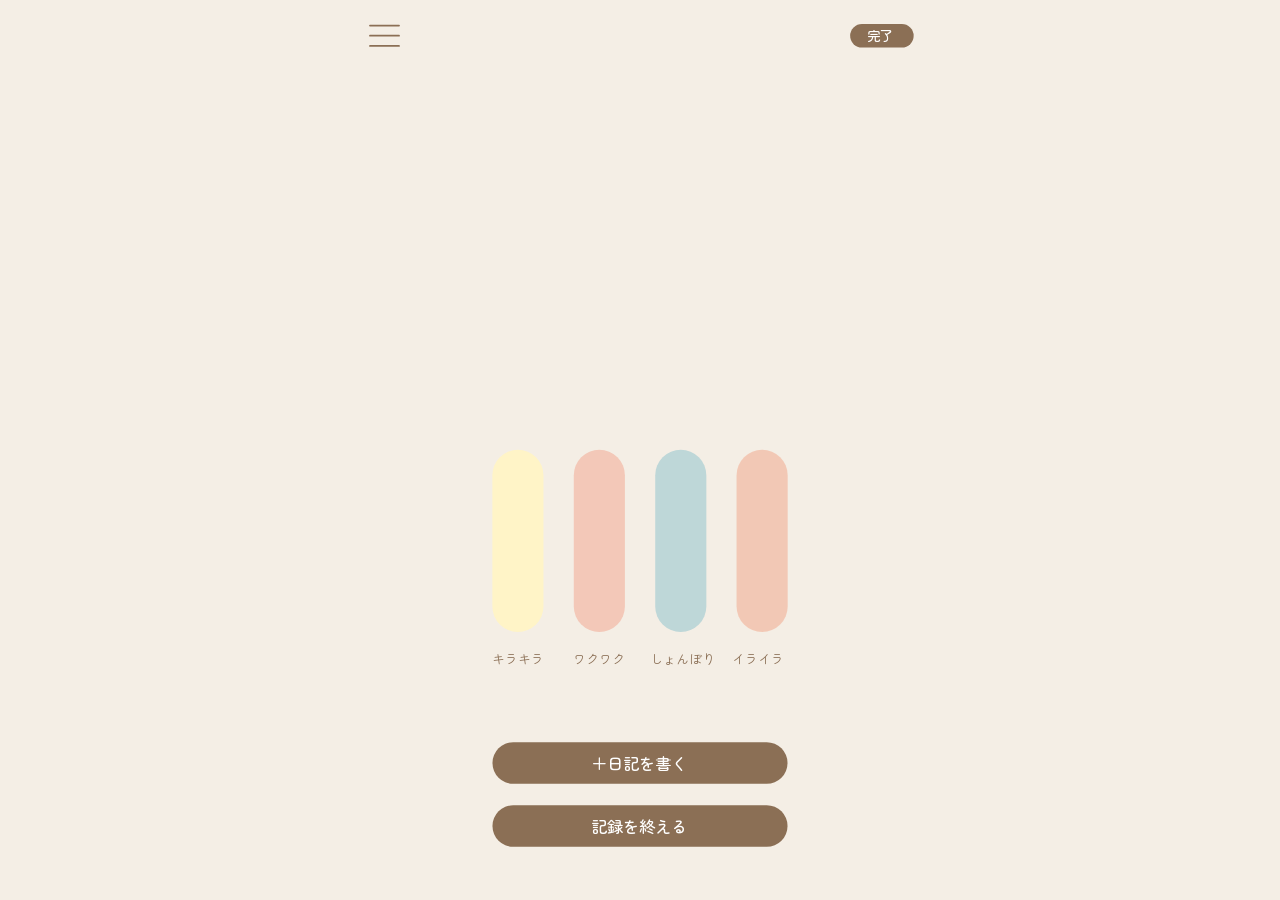
<file: emotion.html>
<!DOCTYPE html>
<html lang="ja">
<head>
<meta charset="UTF-8">
<meta name="viewport" content="width=device-width, initial-scale=1, viewport-fit=cover">
<title>日記 - 感情を記録する</title>

<!-- メニューオーバーレイの設定 -->
<link rel="stylesheet" href="menu.css">
<script src="menu.js" defer></script>

<!-- Google Fonts：Zen Maru Gothicを読み込む -->
<link rel="preconnect" href="https://fonts.googleapis.com">
<link rel="preconnect" href="https://fonts.gstatic.com" crossorigin>
<link href="https://fonts.googleapis.com/css2?family=Zen+Maru+Gothic:wght@400;500&display=swap" rel="stylesheet">

<style>
* {
  box-sizing: border-box;
}

html, body {
  margin: 0;
  padding: 0;
  width: 100%;
  height: 100%;
  overflow: hidden;
  background: #f4eee5;
  font-family: 'Zen Maru Gothic', sans-serif;
}

/* アプリ全体のフレックスレイアウト */
#app {
  display: flex;
  flex-direction: column;
  width: 100%;
  height: 100vh;
  height: 100dvh;
  max-width: 600px;
  margin: 0 auto;
  position: relative;
  overflow: hidden;
  background: #f4eee5;
}

/* ヘッダー領域 */
header {
  height: 70px;
  padding: 0 24px;
  display: flex;
  align-items: center;
  justify-content: space-between;
  flex-shrink: 0;
  z-index: 10;
}

/* メイン領域：画面サイズに合わせて伸縮 */
main {
  flex: 1;
  display: flex;
  flex-direction: column;
  align-items: center;
  justify-content: center;
  padding: 0 16px;
  overflow: hidden;
  position: relative;
}

/* ヘッダーSVG */
.header-menu-svg {
  height: 36px;
  width: auto;
}

.header-btn-svg {
  height: 32px;
  width: auto;
  cursor: pointer;
}

/* メインSVG */
.main-card-svg {
  width: 100%;
  max-width: 480px;
  height: auto;
  max-height: 95%;
  touch-action: none;
}

#_キラキラバー, #_ワクワクバー, #_イライラバー, #_しょんぼりバー,
#_キラキラつまみ, #_ワクワクつまみ, #_イライラつまみ, #_しょんぼりつまみ {
  cursor: ns-resize;
  touch-action: none;
}

#_完了ボタン, #_日記記録ボタン, #_記録を終えるボタン, #_メニュー {
  cursor: pointer;
  touch-action: manipulation;
}

svg [role="button"], .interactive-btn {
  cursor: pointer;
}
</style>
</head>

<body>
<div id="app">

  <!-- ヘッダー -->
  <header>
    <svg class="header-menu-svg" viewBox="30 70 70 60" xmlns="http://www.w3.org/2000/svg">
      <g id="_メニュー" data-name="メニュー" role="button" aria-label="メニュー" style="cursor: pointer;">
        <!-- 当たり判定を広げるための透明な背景rect -->
        <rect fill="transparent" x="30" y="70" width="70" height="60"/>
        <line stroke="#8b6f55" stroke-width="3" stroke-linecap="round" stroke-miterlimit="10" fill="none" x1="40" y1="84.22" x2="88.33" y2="84.22"/>
        <line stroke="#8b6f55" stroke-width="3" stroke-linecap="round" stroke-miterlimit="10" fill="none" x1="40" y1="101.2" x2="88.33" y2="101.2"/>
        <line stroke="#8b6f55" stroke-width="3" stroke-linecap="round" stroke-miterlimit="10" fill="none" x1="40" y1="118.18" x2="88.33" y2="118.18"/>
      </g>
    </svg>

    <svg id="_完了ボタン" class="header-btn-svg" viewBox="585 75 130 60" xmlns="http://www.w3.org/2000/svg" role="button" aria-label="完了">
      <rect fill="#8b6f55" x="590.91" y="84.22" width="119.09" height="44.44" rx="22.22" ry="22.22"/>
      <text font-family="'Zen Maru Gothic', sans-serif" font-weight="500" font-size="25px" fill="#fff" transform="translate(622.95 115.68)"><tspan x="0" y="0">完了</tspan></text>
    </svg>
  </header>

  <!-- メインコンテンツ -->
  <main>
    <svg id="art" class="main-card-svg" viewBox="70 240 610 1200" xmlns="http://www.w3.org/2000/svg">
      <defs>
        <style>
          .cls-1, .cls-2 { fill: none; }
          .cls-3 { fill: #f4d581; }
          .cls-4 { font-size: 20px; font-family: 'Zen Maru Gothic', sans-serif; fill: #8b6f55; }
          .cls-5 { fill: #fff; font-size: 25px; font-family: 'Zen Maru Gothic', sans-serif; font-weight: 500; }
          .cls-6 { fill: #8b6f55; }
          .cls-7 { fill: #fff4c7; }
          .cls-8 { fill: #bed7d8; }
          .cls-9 { fill: #f05a24; }
          .cls-10 { fill: #9db3b9; opacity: .62; }
          .cls-11 { fill: #eb8885; }
          .cls-12 { fill: #f2a485; opacity: .5; }
          .cls-13 { fill: #f3c8b8; }
        </style>
      </defs>
      
      <g id="_イライラバー" data-name="イライラバー">
        <rect class="cls-12" x="521.98" y="786.01" width="77.79" height="277.43" rx="38.89" ry="38.89"/>
      </g>
      <g id="_しょんぼりバー" data-name="しょんぼりバー">
        <rect class="cls-8" x="398.16" y="786.01" width="77.79" height="277.43" rx="38.89" ry="38.89"/>
      </g>
      <g id="_ワクワクバー" data-name="ワクワクバー">
        <rect class="cls-13" x="274.24" y="786.01" width="77.79" height="277.43" rx="38.89" ry="38.89"/>
      </g>
      <g id="_キラキラバー" data-name="キラキラバー">
        <rect class="cls-7" x="150.3" y="786.01" width="77.79" height="277.43" rx="38.89" ry="38.89"/>
      </g>
      <g id="_イライラつまみ" data-name="イライラつまみ">
        <rect class="cls-9" x="521.96" y="901" width="77.82" height="162.44" rx="38.91" ry="38.91"/>
      </g>
      <g id="_しょんぼりつまみ" data-name="しょんぼりつまみ">
        <rect class="cls-10" x="397.92" y="851.89" width="77.82" height="211.83" rx="38.91" ry="38.91"/>
      </g>
      <g id="_ワクワクつまみ" data-name="ワクワクつまみ">
        <rect class="cls-11" x="274.22" y="955.05" width="77.82" height="108.67" rx="38.91" ry="38.91"/>
      </g>
      <g id="_キラキラつまみ" data-name="キラキラつまみ">
        <rect class="cls-3" x="150.28" y="976.07" width="77.82" height="87.38" rx="38.91" ry="38.91"/>
      </g>
      <g id="_文字" data-name="文字">
        <text class="cls-4" transform="translate(149.4297 1111.7161)"><tspan x="0" y="0">キラキラ</tspan></text>
        <text class="cls-4" transform="translate(273.471 1111.7161)"><tspan x="0" y="0">ワクワク</tspan></text>
        <text class="cls-4" transform="translate(390.5543 1111.7161)"><tspan x="0" y="0">しょんぼり</tspan></text>
        <text class="cls-4" transform="translate(514.9691 1111.7161)"><tspan x="0" y="0">イライラ</tspan></text>
      </g>
      <g id="_日記記録ボタン" data-name="日記記録ボタン">
        <rect class="cls-6" x="150.47" y="1231.03" width="449.07" height="63.41" rx="31.7" ry="31.7"/>
        <text class="cls-5" transform="translate(300 1273.1965)"><tspan x="0" y="0">＋日記を書く</tspan></text>
      </g>
      <g id="_記録を終えるボタン" data-name="記録を終えるボタン">
        <rect class="cls-6" x="150.47" y="1326.92" width="449.07" height="63.41" rx="31.7" ry="31.7"/>
        <text class="cls-5" transform="translate(300 1369.0842)"><tspan x="0" y="0">記録を終える</tspan></text>
      </g>
      <g id="_マーク位置" data-name="マーク位置">
        <rect class="cls-1" x="226.82" y="276.86" width="302.46" height="302.46"/>
        <image id="emotion-mark-image" x="226.82" y="276.86" width="302.46" height="302.46"
               preserveAspectRatio="xMidYMid meet" visibility="hidden"/>
      </g>
    </svg>
  </main>

</div>

<script>
(() => {
  "use strict";

  const svg = document.getElementById("art");
  const markImage = document.getElementById("emotion-mark-image");
  const MARK_NAMES = {
    hokkori: "ほっこり",
    massara: "まっさら",
    ukiuki: "うきうき",
    meramera: "めらめら",
    sowasowa: "そわそわ",
    punpun: "ぷんぷん",
    moyamoya: "もやもや",
    shinmiri: "しんみり",
    gakkuri: "がっくり",
    hetahhe: "へとへと"
  };

  const TYPES = [
    { id: "hokkori",  x:  1.5, y: -1.5 },
    { id: "ukiuki",   x:  3.5, y:  1.5 },
    { id: "meramera", x:  2.0, y:  4.0 },
    { id: "sowasowa", x: -1.0, y:  3.0 },
    { id: "punpun",   x: -3.0, y:  3.0 },
    { id: "moyamoya", x: -4.0, y:  0.0 },
    { id: "shinmiri", x: -2.0, y: -2.0 },
    { id: "gakkuri",  x: -4.0, y: -2.0 },
    { id: "hetahhe",  x: -3.0, y: -3.0 }
  ];

  const values = { kirakira: 0, wakuwaku: 0, iraira: 0, shonbori: 0 };

  let confirmedEmotion = null;
  let hasConfirmedEmotion = false;

  function getLevels() {
    return {
      kirakira: Math.max(0, Math.min(4, Math.round(values.kirakira))),
      wakuwaku: Math.max(0, Math.min(4, Math.round(values.wakuwaku))),
      iraira: Math.max(0, Math.min(4, Math.round(values.iraira))),
      shonbori: Math.max(0, Math.min(4, Math.round(values.shonbori)))
    };
  }

  const sliders = [
    { key: "kirakira", trackId: "_キラキラバー", thumbId: "_キラキラつまみ" },
    { key: "wakuwaku", trackId: "_ワクワクバー", thumbId: "_ワクワクつまみ" },
    { key: "shonbori", trackId: "_しょんぼりバー", thumbId: "_しょんぼりつまみ" },
    { key: "iraira", trackId: "_イライラバー", thumbId: "_イライラつまみ" }
  ];

  const geometry = sliders.map(slider => {
    const track = document.querySelector(`#${CSS.escape(slider.trackId)} rect`);
    const thumb = document.querySelector(`#${CSS.escape(slider.thumbId)} rect`);
    return {
      ...slider,
      trackX: Number(track.getAttribute("x")),
      trackY: Number(track.getAttribute("y")),
      trackWidth: Number(track.getAttribute("width")),
      trackHeight: Number(track.getAttribute("height")),
      thumbRect: thumb,
      thumbWidth: Number(thumb.getAttribute("width")),
      thumbRx: thumb.getAttribute("rx"),
      bottom: Number(track.getAttribute("y")) + Number(track.getAttribute("height"))
    };
  });

  function classifyEmotion() {
    const levels = getLevels();
    const v = [levels.kirakira, levels.wakuwaku, levels.iraira, levels.shonbori];
    if (v.every(n => n === 0)) return null;

    if (v.every(n => n === 1) || v.every(n => n === 2)) return "massara";

    const [k, w, i, s] = v;
    const x = k + w - i - s;
    const y = -k + w + i - s;

    let selected = null;
    let nearest = Infinity;
    for (const type of TYPES) {
      const distance = (x - type.x) ** 2 + (y - type.y) ** 2;
      if (distance < nearest) {
        nearest = distance;
        selected = type.id;
      }
    }
    return selected;
  }

  function validateClassification() {
    for (let k = 0; k <= 4; k++) {
      for (let w = 0; w <= 4; w++) {
        for (let i = 0; i <= 4; i++) {
          for (let s = 0; s <= 4; s++) {
            if (k === 0 && w === 0 && i === 0 && s === 0) continue;
            const x = k + w - i - s;
            const y = -k + w + i - s;
            if (k === 1 && w === 1 && i === 1 && s === 1) continue;
            if (k === 2 && w === 2 && i === 2 && s === 2) continue;
            const hasType = TYPES.some(type =>
              Number.isFinite((x - type.x) ** 2 + (y - type.y) ** 2)
            );
            if (!hasType) throw new Error("感情分類に未対応の組み合わせがあります。");
          }
        }
      }
    }
  }

  function updateThumb(item) {
    const value = values[item.key];

    if (value <= 0) {
      item.thumbRect.style.display = "none";
      item.thumbRect.style.opacity = "0";
      return;
    }

    item.thumbRect.style.display = "";
    // 引っ張り始め（0超〜0.3未満）は少し薄くして、ポコッと感をなくしてなめらかにフェードイン
    item.thumbRect.style.opacity = value < 0.3 ? (value / 0.3) : "1";

    const minHeight = item.thumbWidth;
    
    // 【調整済】値が0に近いときはペタッとした薄い状態からスタートし、4に向かってふっくら育つ
    const progress = value / 4;
    const customMinHeight = minHeight * 0.4; 
    const height = customMinHeight + progress * (item.trackHeight - customMinHeight);
    
    const y = item.bottom - height;

    item.thumbRect.setAttribute("y", y.toFixed(2));
    item.thumbRect.setAttribute("height", height.toFixed(2));
    item.thumbRect.setAttribute("rx", item.thumbRx);
    item.thumbRect.setAttribute("ry", item.thumbRx);
  }

  function updateAllThumbs() {
    geometry.forEach(updateThumb);
  }

  function clearMark() {
    hasConfirmedEmotion = false;
    confirmedEmotion = null;
    markImage.setAttribute("visibility", "hidden");
    markImage.removeAttribute("href");
    markImage.removeAttributeNS("http://www.w3.org/1999/xlink", "href");
  }

  function showEmotionMark() {
    const id = classifyEmotion();
    hasConfirmedEmotion = true;

    if (!id) {
      confirmedEmotion = null;
      markImage.setAttribute("visibility", "hidden");
      markImage.removeAttribute("href");
      markImage.removeAttributeNS("http://www.w3.org/1999/xlink", "href");
      return null;
    }

    const filename = MARK_NAMES[id] + ".png";
    confirmedEmotion = { id, name: MARK_NAMES[id], filename };
    markImage.setAttribute("href", filename);
    markImage.setAttribute("visibility", "visible");
    return confirmedEmotion;
  }

  function setSliderValue(item, clientY) {
    const point = svg.createSVGPoint();
    point.x = 0;
    point.y = clientY;
    const local = point.matrixTransform(svg.getScreenCTM().inverse());

    const minHeight = item.thumbWidth;
    const travel = item.trackHeight - minHeight;
    const centerBottom = item.bottom - minHeight / 2;
    const centerTop = item.trackY + minHeight / 2;
    const clampedY = Math.max(centerTop, Math.min(centerBottom, local.y));
    const ratio = travel === 0 ? 0 : (centerBottom - clampedY) / travel;
    values[item.key] = Math.max(0, Math.min(4, ratio * 4));
    updateThumb(item);
    clearMark();
  }

  let active = null;
  let activePointerId = null;

  geometry.forEach(item => {
    const trackGroup = document.getElementById(item.trackId);
    const thumbGroup = document.getElementById(item.thumbId);

    const begin = event => {
      active = item;
      activePointerId = event.pointerId;
      if (event.currentTarget.setPointerCapture) {
        try { event.currentTarget.setPointerCapture(event.pointerId); } catch (_) {}
      }
      setSliderValue(item, event.clientY);
      event.preventDefault();
    };

    trackGroup.addEventListener("pointerdown", begin);
    thumbGroup.addEventListener("pointerdown", begin);
  });

  document.addEventListener("pointermove", event => {
    if (!active || event.pointerId !== activePointerId) return;
    setSliderValue(active, event.clientY);
    event.preventDefault();
  }, { passive: false });

  function endDrag(event) {
    if (active && (activePointerId === null || event.pointerId === activePointerId)) {
      active = null;
      activePointerId = null;
    }
  }
  document.addEventListener("pointerup", endDrag);
  document.addEventListener("pointercancel", endDrag);

  function makeButton(id, callback) {
    const element = document.getElementById(id);
    if (!element) return;
    element.setAttribute("role", "button");
    element.setAttribute("tabindex", "0");
    element.addEventListener("click", callback);
    element.addEventListener("keydown", event => {
      if (event.key === "Enter" || event.key === " ") {
        event.preventDefault();
        callback();
      }
    });
  }

  makeButton("_完了ボタン", () => {
    const result = showEmotionMark();
    window.dispatchEvent(new CustomEvent("emotion:classified", {
      detail: {
        values: getLevels(),
        emotion: result
      }
    }));
  });

  function localDateString() {
    const now = new Date();
    const y = now.getFullYear();
    const m = String(now.getMonth() + 1).padStart(2, "0");
    const d = String(now.getDate()).padStart(2, "0");
    return `${y}-${m}-${d}`;
  }

  function saveRecord() {
    const emotionId = hasConfirmedEmotion
      ? (confirmedEmotion ? confirmedEmotion.id : null)
      : classifyEmotion();
    const record = {
      date: localDateString(),
      values: getLevels(),
      emotionId,
      emotionName: emotionId ? MARK_NAMES[emotionId] : null,
      markFile: emotionId ? MARK_NAMES[emotionId] + ".png" : null,
      savedAt: new Date().toISOString()
    };

    localStorage.setItem("emotion-record-" + record.date, JSON.stringify(record));
    window.dispatchEvent(new CustomEvent("emotion:save-request", { detail: record }));
    return record;
  }

  makeButton("_メニュー", () => {
    window.openMenu();
  });

  makeButton("_日記記録ボタン", () => {
    window.location.href = "kiroku.html";
  });

  makeButton("_記録を終えるボタン", () => {
    try {
      saveRecord();
      window.alert("保存が完了しました。");
      window.location.href = "index.html";
    } catch (error) {
      console.error(error);
      window.alert("保存できませんでした。もう一度お試しください。");
    }
  });

  window.emotionInput = {
    getValues: () => getLevels(),
    getContinuousValues: () => ({ ...values }),
    classify: classifyEmotion,
    getConfirmedEmotion: () => hasConfirmedEmotion ? confirmedEmotion : null,
    isConfirmed: () => hasConfirmedEmotion,
    setValues: next => {
      const keys = ["kirakira", "wakuwaku", "iraira", "shonbori"];
      if (!next || keys.some(key => !Number.isInteger(next[key]) || next[key] < 0 || next[key] > 4)) {
        throw new Error("4つのバーに0〜4の整数を指定してください。");
      }
      keys.forEach(key => values[key] = next[key]);
      updateAllThumbs();
      clearMark();
      return classifyEmotion();
    }
  };

  validateClassification();
  updateAllThumbs();
})();
</script>
</body>
</html>
</file>
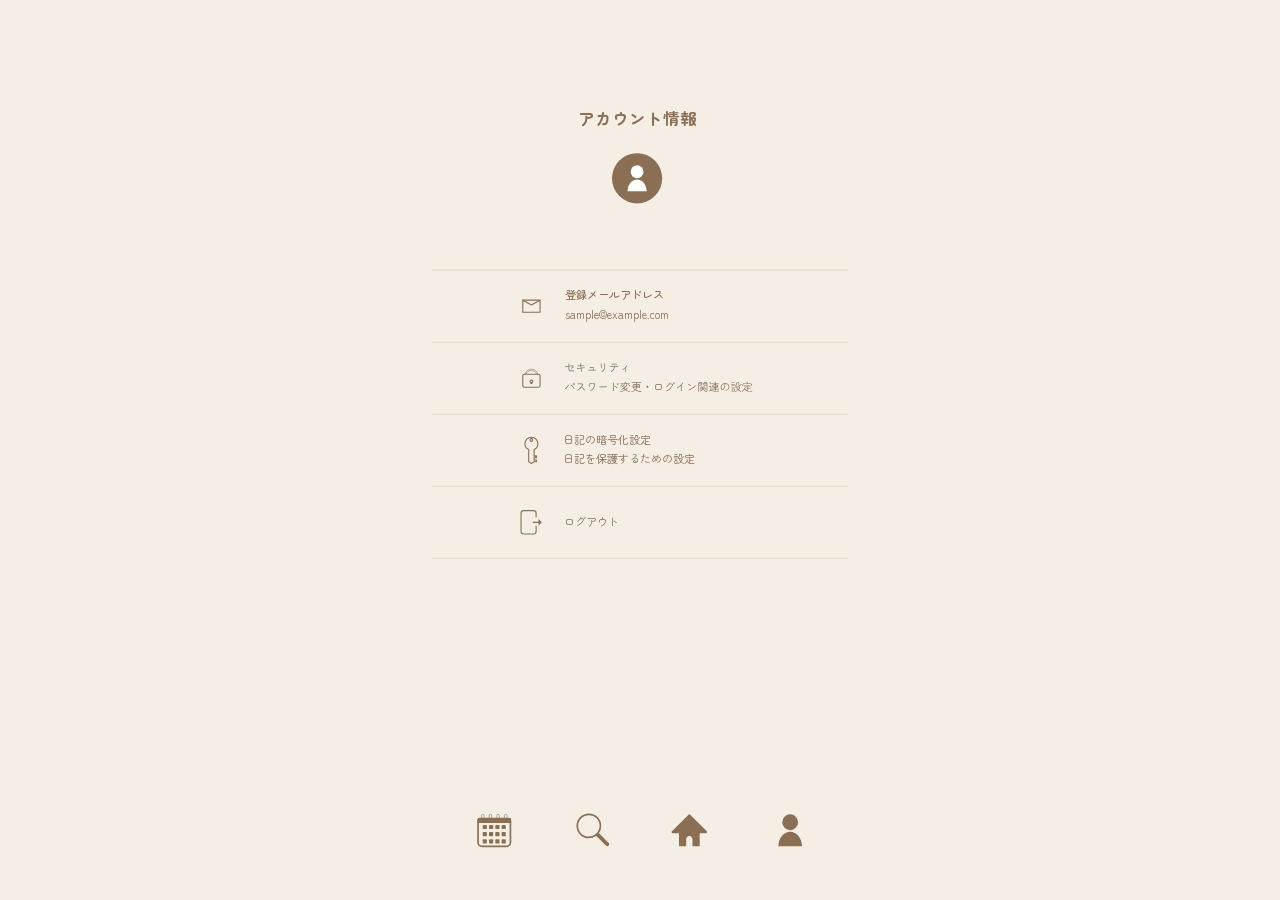
<file: mypage.html>
<!DOCTYPE html>
<html lang="ja">
<head>
  <meta charset="UTF-8">
  <meta name="viewport" content="width=device-width, initial-scale=1, viewport-fit=cover">
  <title>マイページ</title>
  <link rel="preconnect" href="https://fonts.googleapis.com">
  <link rel="preconnect" href="https://fonts.gstatic.com" crossorigin>
  <link href="https://fonts.googleapis.com/css2?family=Zen+Maru+Gothic:wght@400;500;700&display=swap" rel="stylesheet">
  <style>
* {
  box-sizing: border-box;
}

html, body {
  margin: 0;
  padding: 0;
  width: 100%;
  height: 100%;
  overflow: hidden;
  background: #f4eee5;
}

body {
  position: fixed;
  inset: 0;
  overflow: hidden;
  font-family: 'Zen Maru Gothic', sans-serif;
  font-weight: 400;
  font-synthesis: none;
}

#stage {
  position: fixed;
  inset: 0;
  width: 100%;
  height: 100vh;
  height: 100dvh;
  display: flex;
  align-items: center;
  justify-content: center;
  overflow: hidden;
}

#art {
  display: block;
  width: 100%;
  height: 100%;
  max-width: 100%;
  max-height: 100%;
  flex: none;
}
/* SVGの見た目は変えず、透明な当たり判定だけをクリック可能にする */
    #_メアドボタン当たり判定,
    #_セキュリティ当たり判定,
    #_暗号設定あたり判定,
    #_ログアウトあたり判定,
    #_ホーム, #_カレンダー, #_マイページ, #_検索 {
      cursor: pointer;
      pointer-events: all;
    }
    #_メアドボタン当たり判定 rect,
    #_セキュリティ当たり判定 rect,
    #_暗号設定あたり判定 rect,
    #_ログアウトあたり判定 rect {
      pointer-events: all;
    }
    .dialog-backdrop {
      position: fixed; inset: 0; z-index: 20; display: none;
      align-items: center; justify-content: center;
      padding: 20px; background: rgba(48, 39, 31, .38);
    }
    .dialog-backdrop.is-open { display: flex; }
    .dialog {
      font-family: 'Zen Maru Gothic', sans-serif;
      font-weight: 400;
      font-synthesis: none;
      width: min(100%, 420px); max-height: 85vh; overflow-y: auto;
      padding: 28px 24px; border-radius: 14px;
      background: #fbf8f2; border: 1px solid #d8c3a5;
      box-shadow: 0 8px 28px rgba(50, 35, 20, .18);
    }
    .dialog h2 { margin: 0 0 18px; font-size: 20px; font-weight: 700; text-align: center; }
    .dialog p { line-height: 1.8; font-size: 14px; }
    .dialog label { display: block; margin: 14px 0 6px; font-size: 13px; }
    .dialog input {
      font-family: inherit;
      font-weight: 400;
      width: 100%; padding: 11px 12px; border: 1px solid #cbb79d;
      border-radius: 7px; background: #fffdfa; color: #5f4b3a; font: inherit;
    }
    .dialog-actions { display: flex; justify-content: center; gap: 10px; margin-top: 22px; flex-wrap: wrap; }
    .dialog button {
      font-family: inherit;
      font-weight: 500;
      min-width: 112px; padding: 10px 18px; border-radius: 7px;
      border: 1px solid #9b8064; background: #9b8064; color: white;
      font: inherit; cursor: pointer;
    }
    .dialog button.secondary { background: transparent; color: #80684f; }
    .dialog button:focus-visible, .dialog input:focus-visible { outline: 2px solid #8b6f55; outline-offset: 2px; }
    .note { color: #8b7968; font-size: 12px !important; }
    .status { padding: 12px; border-radius: 7px; background: #f2eadf; }
    @media (max-width: 480px) {
      .dialog { padding: 24px 18px; }
    }
  </style>
</head>
<body>
  <div id="stage" aria-label="マイページ">
<svg id="art" xmlns="http://www.w3.org/2000/svg" viewBox="0 0 750 1624" preserveAspectRatio="xMidYMid meet">
  <defs>
    <style>
      .cls-1, .cls-2, .cls-3, .cls-4, .cls-5, .cls-6, .cls-7 {
        fill: none;
      }

      .cls-2 {
        stroke: #d8c3a5;
      }

      .cls-2, .cls-3, .cls-4, .cls-8, .cls-5, .cls-7 {
        stroke-miterlimit: 10;
      }

      .cls-3, .cls-4, .cls-8, .cls-5, .cls-6, .cls-7 {
        stroke: #8b6f55;
      }

      .cls-3, .cls-8 {
        stroke-width: 3px;
      }

      .cls-9 {
        font-family: ZenMaruGothic-Regular, 'Zen Maru Gothic';
      }

      .cls-9, .cls-8, .cls-10, .cls-11, .cls-12 {
        fill: #8b6f55;
      }

      .cls-9, .cls-12 {
        font-size: 20px;
      }

      .cls-5, .cls-6 {
        stroke-linecap: round;
      }

      .cls-5, .cls-6, .cls-7 {
        stroke-width: 2px;
      }

      .cls-13 {
        fill: #fff;
      }

      .cls-14 {
        letter-spacing: 0em;
      }

      .cls-6 {
        stroke-linejoin: round;
      }

      .cls-15 {
        letter-spacing: -.02em;
      }

      .cls-16 {
        letter-spacing: -.03em;
      }

      .cls-11 {
        font-family: ZenMaruGothic-Bold, 'Zen Maru Gothic';
        font-size: 30px;
        font-weight: 700;
      }

      .cls-12 {
        font-family: ZenMaruGothic-Medium, 'Zen Maru Gothic';
        font-weight: 500;
      }

      .cls-17 {
        fill: #f4eee5;
      }
    </style>
  </defs>
  <g id="_ベース背景_写真_" data-name="ベース背景（写真）">
    <rect class="cls-17" x="0" width="750" height="1624"/>
  </g>
  <g id="_ホーム" data-name="ホーム">
    <path class="cls-10" d="M494,1503.55h-11.27v23.57h-13.05v-12.97c0-3.12-2.53-5.65-5.65-5.65s-5.65,2.53-5.65,5.65v12.97h-13.05v-23.57h-11.27c-1.86,0-2.8-2.26-1.48-3.58l29.97-29.97c.82-.82,2.15-.82,2.97,0l29.97,29.97c1.32,1.32.39,3.58-1.48,3.58Z"/>
  </g>
  <g id="_カレンダー" data-name="カレンダー">
    <g>
      <path class="cls-3" d="M82.77,1483.38h58.44v36.73c0,3.87-3.14,7.02-7.02,7.02h-44.4c-3.87,0-7.02-3.14-7.02-7.02v-36.73h0Z"/>
      <path class="cls-8" d="M85.41,1477.07h53.16c1.46,0,2.64,1.18,2.64,2.64v2.91h-58.44v-2.91c0-1.46,1.18-2.64,2.64-2.64Z"/>
      <rect class="cls-4" x="89.14" y="1469.38" width="4.46" height="11.2" rx="1.89" ry="1.89"/>
      <rect class="cls-4" x="102.89" y="1469.38" width="4.46" height="11.2" rx="1.89" ry="1.89"/>
      <rect class="cls-4" x="130.39" y="1469.38" width="4.46" height="11.2" rx="1.89" ry="1.89"/>
      <rect class="cls-4" x="116.64" y="1469.38" width="4.46" height="11.2" rx="1.89" ry="1.89"/>
      <rect class="cls-10" x="91.16" y="1488.57" width="7.53" height="7.53" rx="1.3" ry="1.3"/>
      <rect class="cls-10" x="102.54" y="1488.57" width="7.53" height="7.53" rx="1.3" ry="1.3"/>
      <rect class="cls-10" x="113.91" y="1488.57" width="7.53" height="7.53" rx="1.3" ry="1.3"/>
      <rect class="cls-10" x="125.29" y="1488.57" width="7.53" height="7.53" rx="1.3" ry="1.3"/>
      <rect class="cls-10" x="91.16" y="1501.5" width="7.53" height="7.53" rx="1.3" ry="1.3"/>
      <rect class="cls-10" x="102.54" y="1501.5" width="7.53" height="7.53" rx="1.3" ry="1.3"/>
      <rect class="cls-10" x="113.91" y="1501.5" width="7.53" height="7.53" rx="1.3" ry="1.3"/>
      <rect class="cls-10" x="125.29" y="1501.5" width="7.53" height="7.53" rx="1.3" ry="1.3"/>
      <rect class="cls-10" x="91.16" y="1514.42" width="7.53" height="7.53" rx="1.3" ry="1.3"/>
      <rect class="cls-10" x="102.54" y="1514.42" width="7.53" height="7.53" rx="1.3" ry="1.3"/>
      <rect class="cls-10" x="113.91" y="1514.42" width="7.53" height="7.53" rx="1.3" ry="1.3"/>
      <rect class="cls-10" x="125.29" y="1514.42" width="7.53" height="7.53" rx="1.3" ry="1.3"/>
    </g>
  </g>
  <g id="_マイページ" data-name="マイページ">
    <g>
      <circle class="cls-10" cx="645.96" cy="1483.66" r="14.28"/>
      <path class="cls-10" d="M667.23,1527.13h-42.54c0-14.48,9.52-26.21,21.26-26.21s21.28,11.73,21.28,26.21Z"/>
    </g>
  </g>
  <g id="_検索" data-name="検索">
    <g>
      <path class="cls-3" d="M303.59,1490.25c0,4.52-1.44,8.71-3.88,12.12-1.35,1.89-2.99,3.54-4.88,4.88-3.41,2.43-7.59,3.88-12.11,3.88-11.53,0-20.87-9.35-20.87-20.88s9.34-20.87,20.87-20.87,20.87,9.35,20.87,20.87Z"/>
      <path class="cls-10" d="M318.71,1525.61l-.62.64c-1.17,1.17-3.09,1.17-4.26,0l-18.99-18.99c1.89-1.35,3.54-2.99,4.88-4.88l18.99,18.99c1.17,1.17,1.17,3.07,0,4.24Z"/>
    </g>
  </g>
  <g id="_固定オブジェクト" data-name="固定オブジェクト">
    <g>
      <circle class="cls-10" cx="369.77" cy="321.72" r="45.31"/>
      <g>
        <circle class="cls-13" cx="369.77" cy="309.84" r="11.62"/>
        <path class="cls-13" d="M387.08,345.21h-34.61c0-11.78,7.75-21.33,17.3-21.33s17.31,9.55,17.31,21.33Z"/>
      </g>
    </g>
    <text class="cls-11" transform="translate(262.49 225.86)"><tspan x="0" y="0">アカウント情報</tspan></text>
    <text class="cls-12" transform="translate(240.1 539.92)"><tspan x="0" y="0">登録メールアドレス</tspan></text>
    <g>
      <path class="cls-4" d="M179.06,666.11c-5.66,0-10.41,3.93-11.65,9.21h2.05c1.19-4.09,4.97-7.07,9.44-7.07s8.25,2.99,9.44,7.07h2.37c-1.25-5.28-5.99-9.21-11.66-9.21Z"/>
      <path class="cls-7" d="M191.77,675.32h-25.41c-1.58,0-2.88,1.18-2.88,2.61v18.35c0,1.44,1.3,2.61,2.88,2.61h25.41c1.59,0,2.88-1.18,2.88-2.61v-18.35c0-1.44-1.3-2.61-2.88-2.61ZM179.87,690.12v1.97h-1.62v-1.98c-.1-.03-.2-.07-.3-.11-.81-.37-1.37-1.13-1.37-2.01,0-.12.01-.24.03-.35.19-1.08,1.21-1.9,2.45-1.9s2.22.78,2.44,1.82c.03.14.04.28.04.43,0,.88-.56,1.64-1.37,2.01-.1.05-.2.08-.3.12Z"/>
    </g>
    <g>
      <path class="cls-10" d="M191.94,948.65v-5.08h-10.41v-2.14h10.41v-5.08l5.86,6.15-5.86,6.15Z"/>
      <path class="cls-5" d="M187.56,949.39v9.29c0,2.75-2.15,5.01-4.78,5.01h-17.67c-2.63,0-4.78-2.25-4.78-5.01v-32.37c0-2.75,2.15-5.01,4.78-5.01h17.67c2.63,0,4.78,2.25,4.78,5.01v6.08"/>
    </g>
    <g>
      <path class="cls-10" d="M255.54,669.85c-1.53.15-2.83.21-3.89.2-1.06-.01-1.94-.12-2.64-.33-.7-.21-1.27-.51-1.71-.91-.52-.47-.87-1.03-1.05-1.7-.18-.67-.27-1.39-.27-2.18v-3.32c-1.05.15-2.1.29-3.14.44-1.04.15-1.91.27-2.6.38-.17.01-.33-.03-.47-.14-.14-.11-.22-.25-.25-.42-.03-.17.01-.33.12-.48.11-.15.25-.23.42-.24.44-.05.98-.12,1.62-.21.64-.09,1.33-.18,2.07-.28.74-.1,1.48-.2,2.23-.29v-3.86c0-.19.07-.34.2-.46.13-.12.29-.18.46-.18s.32.06.45.19.19.28.19.45v3.68c.96-.15,1.82-.27,2.57-.37.75-.1,1.26-.17,1.53-.21,1.27-.19,2.17-.15,2.71.12s.88.75,1.01,1.44c.15.77-.07,1.5-.66,2.19-.59.69-1.62,1.28-3.1,1.79-.17.05-.34.05-.49-.02-.15-.07-.26-.19-.33-.36-.05-.17-.05-.34.02-.5.07-.16.19-.27.36-.32,1.07-.37,1.83-.77,2.3-1.18s.67-.85.6-1.3c-.05-.33-.23-.55-.52-.65s-.85-.1-1.68,0c-.31.04-.86.11-1.65.22-.79.11-1.68.23-2.67.38v3.5c0,.75.07,1.35.21,1.81.14.46.36.83.67,1.11.52.47,1.35.76,2.48.87,1.13.11,2.73.06,4.78-.15.17-.03.33.02.47.13.14.11.22.26.23.45.03.17-.02.33-.13.47-.11.14-.26.22-.45.23Z"/>
      <path class="cls-10" d="M269.56,671.09c-.17.01-.33-.03-.47-.14-.14-.11-.22-.25-.25-.42-.03-.25-.08-.65-.16-1.19-.08-.54-.17-1.18-.27-1.93-.1-.75-.21-1.53-.33-2.36-.97.11-1.91.21-2.8.32-.89.11-1.66.2-2.3.28s-1.06.13-1.26.16c-.17.01-.33-.03-.46-.14-.13-.11-.21-.25-.24-.42-.01-.19.03-.35.14-.48.11-.13.25-.21.42-.22.25-.03.7-.08,1.33-.15.63-.07,1.39-.16,2.26-.27.87-.11,1.78-.21,2.73-.32l-.46-3.24c-.65.08-1.28.15-1.89.22s-1.14.12-1.59.17c-.45.05-.79.08-1,.11-.17.01-.32-.03-.44-.13s-.19-.24-.22-.41c-.01-.19.03-.35.14-.48.11-.13.25-.21.42-.22.2-.03.52-.06.97-.11.45-.05.97-.1,1.56-.17.59-.07,1.22-.13,1.87-.2l-.44-3.12c-.01-.19.03-.35.14-.49.11-.14.25-.22.42-.23.19-.03.35.01.49.12.14.11.22.25.23.44.03.23.08.62.16,1.18.08.56.17,1.21.28,1.96.91-.11,1.75-.2,2.54-.29.79-.09,1.36-.16,1.72-.21.19-.03.35.02.48.13s.21.26.22.45c.01.17-.03.32-.14.45-.11.13-.25.2-.44.23-.33.03-.89.08-1.67.17-.78.09-1.63.18-2.55.29l.46,3.24c.91-.12,1.77-.23,2.58-.32.81-.09,1.52-.18,2.11-.26.59-.08,1.01-.13,1.25-.16.17-.03.33.02.47.13.14.11.22.26.23.43.03.17-.02.33-.13.46-.11.13-.26.21-.43.24-.12.01-.47.05-1.04.12-.57.07-1.29.15-2.14.25-.85.1-1.76.21-2.72.33.12.85.23,1.65.34,2.4.11.75.2,1.39.28,1.93s.13.92.16,1.13c.03.17-.01.33-.12.48-.11.15-.25.23-.44.26Z"/>
      <path class="cls-10" d="M282.31,668.47c-.16,0-.3-.06-.41-.17-.11-.11-.17-.25-.17-.41s.06-.29.17-.4c.11-.11.25-.16.41-.16h7.88c.39-1.08.6-1.9.63-2.46.03-.56-.1-.94-.4-1.14-.3-.2-.76-.3-1.39-.3h-4.34c-.16,0-.3-.06-.41-.17-.11-.11-.17-.25-.17-.41s.06-.3.17-.41c.11-.11.25-.17.41-.17h4.34c1.41,0,2.32.39,2.71,1.17.39.78.27,2.08-.37,3.89h3.26c.16,0,.3.05.41.16.11.11.17.24.17.4s-.06.3-.17.41-.25.17-.41.17h-12.32Z"/>
      <path class="cls-10" d="M305.1,664.35c-.17-.01-.32-.09-.43-.22s-.16-.29-.15-.46c.03-.4.03-.92.02-1.55-.01-.63-.04-1.3-.07-1.99s-.08-1.34-.13-1.93c-.05-.59-.11-1.05-.18-1.37-.03-.17,0-.33.1-.48.09-.15.23-.23.4-.26.19-.04.36-.01.51.08s.24.23.25.42c.07.41.13.94.18,1.57.05.63.1,1.3.14,2.01s.07,1.38.08,2.02c.01.64,0,1.16-.02,1.56-.01.2-.09.35-.22.46-.13.11-.29.15-.48.14ZM306.66,671.01c-.16.09-.33.11-.5.06-.17-.05-.3-.16-.38-.32-.09-.15-.11-.31-.06-.48s.16-.31.32-.4c.88-.48,1.62-1.02,2.22-1.62s1.08-1.3,1.44-2.1c.36-.8.62-1.73.79-2.8.17-1.07.25-2.31.25-3.72,0-.59,0-1.19-.03-1.8-.02-.61-.06-1.15-.13-1.6-.03-.19.02-.35.13-.49s.26-.22.43-.23c.17-.03.33.01.47.12.14.11.22.25.25.42.04.31.07.67.1,1.1.03.43.04.86.05,1.3s.01.83.01,1.18c0,1.99-.17,3.68-.5,5.09-.33,1.41-.89,2.61-1.67,3.62-.78,1.01-1.84,1.9-3.19,2.67Z"/>
      <path class="cls-10" d="M323.42,670.67c-.16.09-.32.11-.49.06-.17-.05-.29-.16-.37-.32-.09-.16-.11-.32-.06-.49.05-.17.16-.3.32-.39,1.05-.55,1.97-1.22,2.76-2.03.79-.81,1.41-1.69,1.88-2.66.47-.97.74-1.96.82-2.99h-6.52c-.17,0-.32-.06-.45-.18-.13-.12-.19-.27-.19-.44,0-.19.06-.34.19-.46.13-.12.28-.18.45-.18h13.38c.19,0,.34.06.46.18s.18.27.18.46c0,.17-.06.32-.18.44-.12.12-.27.18-.46.18h-5.6c-.08,1.19-.38,2.34-.91,3.45s-1.23,2.13-2.11,3.06-1.91,1.7-3.1,2.31ZM324.14,657.71c-.17,0-.32-.06-.45-.19s-.19-.28-.19-.45.06-.32.19-.44c.13-.12.28-.18.45-.18h8.84c.19,0,.34.06.46.18s.18.27.18.44-.06.32-.18.45c-.12.13-.27.19-.46.19h-8.84Z"/>
      <path class="cls-10" d="M349.27,671.53c-.15,0-.28-.06-.39-.17s-.17-.25-.17-.41v-6.88c-.72.65-1.48,1.29-2.27,1.91-.79.62-1.58,1.17-2.37,1.65-.13.08-.28.1-.43.06s-.27-.13-.35-.26c-.08-.13-.1-.28-.07-.43s.12-.27.25-.35c.97-.57,1.93-1.23,2.86-1.98.93-.75,1.8-1.53,2.59-2.35.79-.82,1.46-1.61,1.99-2.37.11-.13.23-.22.38-.25.15-.03.29,0,.42.09.13.09.22.22.25.37.03.15,0,.3-.11.43-.52.73-1.19,1.52-2,2.36v8c0,.16-.06.3-.17.41s-.25.17-.41.17Z"/>
      <path class="cls-10" d="M240.73,701.89c-.13.09-.29.13-.47.1-.18-.03-.32-.11-.43-.26-.09-.15-.13-.31-.1-.49.03-.18.11-.32.26-.41.77-.55,1.52-1.19,2.24-1.94.72-.75,1.36-1.51,1.93-2.29.57-.78,1-1.49,1.31-2.13.08-.16.2-.27.37-.32.17-.05.33-.05.49.02.16.08.27.2.33.37.06.17.05.33-.03.49-.24.49-.57,1.05-.99,1.66s-.9,1.24-1.43,1.88-1.1,1.25-1.7,1.83-1.19,1.08-1.78,1.49ZM256.42,701.71c-.15.09-.31.12-.48.07-.17-.05-.31-.15-.4-.31-.25-.43-.58-.91-.97-1.45-.39-.54-.83-1.09-1.3-1.66-.47-.57-.96-1.12-1.47-1.66s-1-1.02-1.48-1.45c-.13-.12-.2-.27-.2-.45s.06-.34.18-.47c.12-.13.27-.2.45-.21.18,0,.34.06.47.19.47.44.95.93,1.46,1.47.51.54,1.01,1.1,1.51,1.69.5.59.96,1.17,1.39,1.74.43.57.79,1.11,1.08,1.62.09.15.12.31.07.48-.05.17-.15.31-.31.4ZM255.44,694.61c-.53,0-.98-.18-1.35-.55s-.55-.82-.55-1.35.18-.98.55-1.35.82-.55,1.35-.55.99.18,1.36.55c.37.37.56.82.56,1.35s-.19.98-.56,1.35c-.37.37-.83.55-1.36.55ZM255.44,693.83c.31,0,.57-.11.79-.33.22-.22.33-.48.33-.79s-.11-.57-.33-.79-.48-.33-.79-.33-.57.11-.79.33-.33.48-.33.79.11.57.33.79c.22.22.48.33.79.33Z"/>
      <path class="cls-10" d="M261.77,704.73c-.16.08-.32.09-.49.03-.17-.06-.29-.17-.37-.33-.08-.16-.09-.32-.03-.49.06-.17.17-.29.33-.37,1.32-.64,2.56-1.39,3.73-2.25,1.17-.86,2.22-1.8,3.16-2.82s1.72-2.08,2.35-3.19c.36-.63.42-1.12.17-1.48-.25-.36-.78-.54-1.61-.54h-5.72c-.17,0-.33-.06-.46-.19-.13-.13-.2-.28-.2-.45,0-.19.07-.34.2-.46s.29-.18.46-.18h5.72c.97,0,1.72.17,2.24.52s.81.82.86,1.41c.05.59-.13,1.26-.56,2.01-.43.76-.93,1.49-1.5,2.2.49.39,1,.82,1.53,1.29s1.05.96,1.56,1.45c.51.49.99.96,1.43,1.4.44.44.81.83,1.12,1.16.13.13.2.29.2.47s-.07.33-.2.45c-.13.12-.29.18-.46.18s-.33-.07-.46-.2c-.31-.31-.68-.68-1.11-1.13-.43-.45-.9-.92-1.41-1.42s-1.01-.99-1.52-1.46c-.51-.47-.99-.9-1.46-1.27-1.01,1.12-2.16,2.17-3.45,3.16-1.29.99-2.64,1.82-4.05,2.5Z"/>
      <path class="cls-10" d="M285.39,705.25c-.16.05-.32.04-.48-.03-.16-.07-.27-.19-.34-.35-.05-.17-.05-.34.02-.51.07-.17.19-.28.36-.33,1.47-.55,2.7-1.26,3.71-2.14,1.01-.88,1.82-1.83,2.44-2.86.62-1.03,1.06-2.03,1.33-3,.2-.71.31-1.26.32-1.67s-.07-.72-.24-.95c-.21-.28-.62-.48-1.21-.61-.59-.13-1.48-.19-2.67-.19-.96,0-1.73.03-2.32.09s-1.04.16-1.37.29c-.33.13-.58.32-.75.56-.21.29-.3.7-.26,1.23.04.53.2,1.26.48,2.21.05.17.04.34-.04.49s-.21.26-.38.33c-.17.05-.34.04-.49-.04-.15-.08-.26-.21-.31-.38-.33-1.08-.52-2-.57-2.75-.05-.75.12-1.38.49-1.87.27-.36.61-.64,1.04-.85.43-.21,1-.35,1.72-.44.72-.09,1.64-.13,2.76-.13,1.48,0,2.59.1,3.34.3.75.2,1.28.51,1.6.94.35.45.5,1,.47,1.64-.03.64-.16,1.35-.39,2.14-.21.79-.54,1.61-.99,2.46-.45.85-1.01,1.69-1.68,2.5-.67.81-1.47,1.56-2.4,2.24s-1.99,1.24-3.19,1.68Z"/>
      <path class="cls-10" d="M302.12,698.73c-.17,0-.32-.07-.45-.2-.13-.13-.19-.29-.19-.46s.06-.32.19-.45.28-.19.45-.19h12.66c.17,0,.32.06.45.19.13.13.19.28.19.45s-.06.33-.19.46c-.13.13-.28.2-.45.2h-12.66Z"/>
      <path class="cls-10" d="M327.18,705.89c-.17,0-.32-.06-.45-.19s-.19-.28-.19-.45v-14.02c0-.17.06-.32.19-.45s.28-.19.45-.19c.19,0,.34.06.46.19.12.13.18.28.18.45v14.02c0,.17-.06.32-.18.45-.12.13-.27.19-.46.19ZM333.33,700.21c-.37-.31-.83-.65-1.38-1.02-.55-.37-1.11-.74-1.68-1.1s-1.11-.67-1.6-.92c-.16-.09-.27-.22-.32-.39-.05-.17-.04-.33.04-.49.08-.16.21-.27.38-.32.17-.05.33-.04.48.04.53.27,1.1.59,1.71.96.61.37,1.19.75,1.76,1.14.57.39,1.05.75,1.45,1.08.15.12.23.27.24.45.01.18-.03.34-.14.49-.12.13-.27.21-.45.22-.18.01-.34-.03-.49-.14ZM335.06,695.07c-.13.09-.27.12-.42.08-.15-.04-.26-.12-.34-.24-.13-.25-.34-.56-.61-.91-.27-.35-.51-.64-.71-.85-.09-.11-.14-.23-.13-.36,0-.13.06-.25.17-.34.11-.11.23-.15.38-.13.15.02.27.08.36.19.13.13.29.31.47.53.18.22.36.45.55.68.19.23.33.44.44.61.08.12.1.25.07.4-.03.15-.11.26-.23.34ZM336.83,693.67c-.12.09-.25.12-.4.09-.15-.03-.26-.11-.34-.23-.16-.24-.39-.53-.68-.86-.29-.33-.54-.6-.74-.8-.09-.11-.14-.23-.14-.37s.05-.26.14-.35c.11-.11.23-.15.37-.14.14.01.26.07.37.18.13.12.3.28.5.49.2.21.4.42.59.65.19.23.35.42.47.58.09.12.12.25.09.4-.03.15-.11.27-.23.36Z"/>
      <path class="cls-10" d="M340.15,707.17c-.45.07-.71-.11-.78-.52-.03-.16.01-.31.12-.45.11-.14.27-.22.48-.25,1.4-.19,2.76-.48,4.07-.87,1.31-.39,2.52-.88,3.61-1.45-.45-.39-.87-.8-1.26-1.24s-.73-.93-1.04-1.46c-.53.44-1.09.86-1.67,1.25-.58.39-1.18.76-1.81,1.09-.17.09-.35.12-.54.09-.19-.03-.33-.14-.44-.31-.08-.15-.09-.3-.03-.45.06-.15.18-.28.37-.37.75-.36,1.48-.8,2.2-1.32s1.39-1.07,2.01-1.65,1.13-1.13,1.53-1.65c.11-.15.25-.23.42-.26.17-.03.33.01.46.12.15.11.23.24.25.39.02.15-.02.3-.13.43-.17.21-.35.42-.54.63s-.38.42-.58.63h3.46c.71,0,1.23.14,1.57.43s.49.64.45,1.07-.29.85-.74,1.26c-.27.24-.54.47-.83.7-.29.23-.58.45-.89.66.99.57,2.08,1.04,3.27,1.4s2.47.6,3.83.72c.23.01.4.09.51.23.11.14.16.31.13.51-.08.41-.38.59-.9.52-1.52-.19-2.96-.49-4.32-.92-1.36-.43-2.59-1.01-3.7-1.74-1.24.71-2.59,1.29-4.04,1.75s-2.95.8-4.5,1.03ZM340.56,697.01c-.15.11-.31.16-.49.15-.18,0-.33-.08-.45-.21-.11-.15-.15-.3-.14-.46.01-.16.09-.29.22-.38.51-.37,1.03-.83,1.56-1.38.53-.55.97-1.07,1.32-1.58.11-.13.25-.21.42-.22.17-.01.32.03.44.14.27.23.3.5.1.82-.4.57-.86,1.13-1.39,1.68-.53.55-1.06,1.03-1.59,1.44ZM342.18,699.29c-.17.08-.34.1-.51.06-.17-.04-.3-.15-.39-.32-.08-.15-.08-.3,0-.46s.2-.28.37-.36c.99-.44,1.78-.93,2.38-1.48s1.06-1.19,1.37-1.94c.31-.75.51-1.64.59-2.68h-5.92c-.15,0-.28-.06-.39-.17-.11-.11-.17-.25-.17-.41s.06-.3.17-.41c.11-.11.24-.17.39-.17h7.72v-1.58c0-.2.07-.36.2-.49.13-.13.29-.19.48-.19s.34.06.47.19c.13.13.19.29.19.49v1.58h7.64c.16,0,.3.06.41.17.11.11.17.25.17.41s-.06.3-.17.41c-.11.11-.25.17-.41.17h-5.42v3.32c0,.81-.2,1.39-.6,1.74-.4.35-1.14.53-2.22.54-.17,0-.32-.06-.44-.18s-.18-.27-.18-.44c-.01-.17.04-.32.16-.43.12-.11.27-.18.44-.19.67-.03,1.1-.11,1.3-.26.2-.15.3-.45.3-.9v-3.2h-2.9c-.09,1.12-.31,2.12-.66,3.01-.35.89-.87,1.67-1.57,2.35-.7.68-1.63,1.29-2.79,1.82ZM348.81,702.97c.31-.19.59-.38.86-.59.27-.21.52-.42.76-.63.31-.28.43-.54.38-.79s-.35-.37-.9-.37h-3.42c.31.45.66.88,1.05,1.27.39.39.82.76,1.27,1.11ZM356.99,697.11c-.13.12-.29.18-.47.18s-.33-.07-.45-.22c-.23-.27-.51-.57-.86-.91-.35-.34-.7-.68-1.05-1.01-.35-.33-.67-.61-.95-.82-.12-.09-.18-.22-.19-.37s.04-.29.15-.41c.11-.13.24-.21.41-.22.17-.01.32.03.45.14.32.23.66.5,1.03.83.37.33.72.66,1.07.99.35.33.65.64.9.92.13.13.19.29.18.46-.01.17-.09.32-.22.44Z"/>
      <path class="cls-10" d="M360.42,706.91c-.44.07-.71-.09-.8-.46-.04-.19,0-.35.11-.48s.28-.21.49-.24c1.36-.19,2.51-.44,3.45-.77.94-.33,1.7-.77,2.29-1.33-.44-.31-.88-.65-1.31-1.02-.43-.37-.86-.77-1.27-1.2-.12-.12-.18-.26-.18-.42s.06-.29.18-.4c.13-.11.28-.16.44-.16s.3.06.42.18c.41.41.83.79,1.24,1.14s.83.67,1.24.96c.41-.64.71-1.43.9-2.36h-2.2c-.91,0-1.63-.1-2.17-.3s-.92-.54-1.15-1.01-.34-1.12-.34-1.93v-.84c0-.81.12-1.45.35-1.92.23-.47.62-.8,1.15-1,.53-.2,1.26-.3,2.18-.3h2.4v-2.02h-7.58c-.16,0-.3-.06-.41-.17s-.17-.25-.17-.41.06-.3.17-.41.25-.17.41-.17h16.38c.16,0,.3.06.41.17.11.11.17.25.17.41s-.06.3-.17.41c-.11.11-.25.17-.41.17h-7.54v2.02h2.38c.92,0,1.65.1,2.18.3.53.2.91.53,1.14,1,.23.47.34,1.11.34,1.92v.84c0,.81-.11,1.46-.34,1.93-.23.47-.61.81-1.14,1.01s-1.26.3-2.18.3h-2.6c-.09.59-.23,1.13-.42,1.64-.19.51-.42.97-.7,1.4,1.35.81,2.76,1.39,4.25,1.74,1.49.35,3.12.53,4.91.56.19,0,.34.06.47.18.13.12.18.27.17.46-.01.21-.09.37-.24.46-.15.09-.32.13-.52.12-1.68-.03-3.35-.24-5-.63-1.65-.39-3.25-1.05-4.8-1.97-1.31,1.28-3.5,2.15-6.58,2.6ZM363.03,696.15h4.8v-1.96h-2.4c-.89,0-1.51.13-1.85.39-.34.26-.52.78-.55,1.57ZM365.42,699.19h2.36c.04-.55.06-1.14.06-1.78v-.16h-4.8c.01.52.09.92.24,1.2.15.28.39.47.73.58.34.11.81.16,1.41.16ZM369.03,699.19h2.44c.91,0,1.53-.13,1.86-.39.33-.26.51-.78.52-1.55h-4.76v.16c0,.63-.02,1.22-.06,1.78ZM369.1,696.15h4.76c-.01-.79-.19-1.31-.52-1.57-.33-.26-.95-.39-1.86-.39h-2.38v1.96Z"/>
      <path class="cls-10" d="M388.44,699.67c-.47,0-.87-.17-1.2-.5-.33-.33-.5-.73-.5-1.2s.17-.87.5-1.2c.33-.33.73-.5,1.2-.5s.87.17,1.2.5c.33.33.5.73.5,1.2s-.17.87-.5,1.2c-.33.33-.73.5-1.2.5Z"/>
      <path class="cls-10" d="M408.44,703.81c-1.28,0-2.33-.09-3.14-.28-.81-.19-1.45-.49-1.91-.91-.46-.42-.78-.98-.96-1.69-.18-.71-.27-1.58-.27-2.62s.09-1.92.27-2.63c.18-.71.5-1.28.96-1.7s1.1-.72,1.91-.91c.81-.19,1.86-.28,3.14-.28s2.33.09,3.14.28c.81.19,1.45.49,1.91.91s.78.99.96,1.7c.18.71.27,1.59.27,2.63s-.09,1.91-.27,2.62c-.18.71-.5,1.27-.96,1.69-.46.42-1.1.72-1.91.91-.81.19-1.86.28-3.14.28ZM408.44,702.51c1.01,0,1.85-.06,2.5-.17s1.16-.32,1.52-.62c.36-.3.61-.73.76-1.28.15-.55.22-1.26.22-2.13s-.07-1.58-.22-2.13c-.15-.55-.4-.98-.76-1.28-.36-.3-.87-.51-1.52-.63-.65-.12-1.49-.18-2.5-.18s-1.85.06-2.5.18c-.65.12-1.16.33-1.52.63-.36.3-.61.73-.75,1.28-.14.55-.21,1.26-.21,2.13s.07,1.58.21,2.13c.14.55.39.98.75,1.28.36.3.87.51,1.52.62s1.49.17,2.5.17Z"/>
      <path class="cls-10" d="M423.23,705.81c-.17.07-.34.07-.51,0s-.28-.18-.35-.35c-.07-.16-.07-.32,0-.49.07-.17.18-.28.34-.35,2.32-1.01,4.32-2.28,6-3.8,1.68-1.52,3.01-3.27,4-5.24.33-.65.39-1.16.18-1.52-.21-.36-.71-.54-1.5-.54h-3.06c-.65.88-1.39,1.74-2.22,2.59-.83.85-1.66,1.56-2.5,2.15-.15.09-.31.12-.48.09-.17-.03-.31-.12-.42-.25-.09-.15-.13-.31-.1-.49.03-.18.11-.32.26-.41.8-.56,1.57-1.21,2.32-1.96s1.42-1.53,2.02-2.35c.6-.82,1.07-1.61,1.42-2.37.07-.17.18-.29.35-.35s.34-.06.51.01c.16.08.27.2.33.37.06.17.06.33,0,.49-.19.39-.4.79-.64,1.22h2.22c1.36,0,2.26.35,2.71,1.06.45.71.37,1.65-.23,2.84-1.04,2.05-2.46,3.91-4.27,5.56s-3.93,3.01-6.37,4.08ZM436.69,693.61c-.11.09-.24.13-.39.12s-.28-.08-.37-.2c-.17-.23-.41-.5-.72-.82-.31-.32-.57-.57-.8-.76-.09-.09-.15-.21-.16-.35-.01-.14.03-.26.12-.37.11-.11.23-.16.36-.17.13,0,.26.04.38.15.15.11.32.26.53.46.21.2.41.41.62.62.21.21.37.4.49.56.11.11.15.23.13.38-.02.15-.08.27-.19.38ZM438.31,692.01c-.11.09-.23.14-.38.13-.15,0-.27-.06-.38-.17-.19-.23-.44-.49-.77-.79-.33-.3-.6-.54-.83-.71-.11-.09-.17-.21-.19-.34-.02-.13.02-.26.11-.38.09-.11.21-.17.35-.18.14-.01.27.03.39.12.15.11.33.25.55.44.22.19.44.38.66.58.22.2.4.37.53.52.11.11.15.24.14.39-.01.15-.07.28-.18.39Z"/>
      <path class="cls-10" d="M449.45,705.95c-.17,0-.32-.06-.45-.19-.13-.13-.19-.28-.19-.45v-9.44c-.97.92-2.01,1.8-3.1,2.65-1.09.85-2.18,1.6-3.26,2.25-.15.09-.31.12-.48.08-.17-.04-.31-.14-.4-.3-.09-.15-.12-.31-.08-.48s.14-.31.3-.4c1.31-.8,2.58-1.69,3.82-2.68,1.24-.99,2.38-2.02,3.43-3.1,1.05-1.08,1.93-2.15,2.65-3.2.11-.15.25-.24.42-.27.17-.03.33,0,.48.11.15.09.24.23.27.41.03.18,0,.34-.11.49-.35.51-.75,1.03-1.2,1.56-.45.53-.94,1.07-1.46,1.62v10.7c0,.17-.06.32-.18.45-.12.13-.27.19-.46.19Z"/>
      <path class="cls-10" d="M465.81,696.65c-.32-.28-.69-.58-1.1-.89-.41-.31-.83-.61-1.25-.9s-.81-.54-1.17-.75c-.15-.09-.24-.23-.29-.4-.05-.17-.02-.33.07-.48.09-.15.23-.25.41-.3.18-.05.34-.03.49.08.37.24.79.52,1.24.84.45.32.89.64,1.32.96.43.32.78.59,1.06.82.15.11.23.25.25.42.02.17-.02.33-.13.48-.11.13-.25.22-.43.25-.18.03-.34,0-.47-.13ZM463.45,704.33c-.17.05-.34.04-.49-.03s-.26-.2-.33-.37c-.05-.16-.05-.32.02-.49.07-.17.19-.28.36-.33,1.12-.4,2.24-.89,3.37-1.46,1.13-.57,2.21-1.2,3.24-1.87,1.03-.67,1.97-1.36,2.82-2.07s1.54-1.4,2.09-2.08c.11-.15.25-.23.43-.24.18-.01.34.03.47.14.15.12.23.27.24.44.01.17-.03.33-.14.48-.56.68-1.29,1.39-2.19,2.14-.9.75-1.9,1.48-3.01,2.2-1.11.72-2.25,1.39-3.43,2-1.18.61-2.33,1.13-3.45,1.54Z"/>
      <path class="cls-10" d="M480.94,707.23c-.17,0-.32-.06-.44-.18-.12-.12-.18-.27-.18-.44v-14.4c0-1.04.23-1.77.68-2.18.45-.41,1.23-.62,2.32-.62h1.02c1.09,0,1.87.21,2.32.62.45.41.68,1.14.68,2.18v.58c0,1.03-.23,1.74-.68,2.13-.45.39-1.23.59-2.32.59h-2.8v11.1c0,.17-.06.32-.17.44s-.26.18-.43.18ZM481.53,694.41h2.74c.67,0,1.13-.1,1.4-.3.27-.2.42-.58.46-1.14h-4.6v1.44ZM481.56,691.91h4.58c-.04-.55-.2-.92-.47-1.11-.27-.19-.74-.29-1.39-.29h-.86c-.65,0-1.12.1-1.4.29-.28.19-.43.56-.46,1.11ZM483.92,706.05c-.44.13-.72.03-.84-.32-.05-.16-.05-.31.02-.46.07-.15.19-.25.36-.3,1.01-.27,1.84-.62,2.47-1.06.63-.44,1.1-1.02,1.39-1.74h-4.26c-.15,0-.27-.05-.37-.16-.1-.11-.15-.23-.15-.36,0-.15.05-.27.15-.36s.22-.14.37-.14h4.58c.04-.24.07-.49.1-.74.03-.25.04-.52.04-.8h-4.02c-.15,0-.27-.05-.37-.16-.1-.11-.15-.23-.15-.36,0-.15.05-.27.15-.37.1-.1.22-.15.37-.15h2.98c-.15-.01-.27-.09-.36-.24-.13-.25-.3-.52-.49-.79s-.37-.53-.53-.77c-.08-.12-.1-.25-.07-.39s.12-.25.25-.33c.13-.08.27-.11.42-.08.15.03.27.11.36.24.16.24.34.5.53.77s.36.54.49.81c.08.13.1.27.07.4s-.12.24-.27.32c-.04.04-.09.06-.16.06h5.96c.15,0,.27.05.37.15.1.1.15.22.15.37,0,.13-.05.25-.15.36-.1.11-.22.16-.37.16h-3.96c0,.27-.01.53-.04.79-.03.26-.06.51-.1.75h4.76c.15,0,.27.05.37.14.1.09.15.21.15.36,0,.13-.05.25-.15.36-.1.11-.22.16-.37.16h-4.06c.39.57.89,1.07,1.5,1.5s1.35.77,2.2,1.04c.17.05.29.16.34.32.05.16.05.31-.02.46-.05.17-.17.29-.34.34-.17.05-.35.05-.54,0-1.03-.36-1.89-.85-2.58-1.46-.69-.61-1.23-1.25-1.62-1.9-.36.89-.91,1.63-1.66,2.2s-1.71,1.03-2.9,1.38ZM489.61,698.49c-.13-.07-.22-.17-.27-.3s-.03-.27.05-.4c.12-.21.27-.48.46-.8.19-.32.33-.59.42-.8.07-.16.18-.27.33-.32.15-.05.31-.05.47.02.15.07.25.17.31.31.06.14.05.28-.03.43-.12.21-.28.48-.47.81s-.36.59-.49.79c-.08.13-.19.23-.34.28-.15.05-.29.05-.44-.02ZM493.69,707.11c-.19,0-.34-.06-.46-.18-.12-.12-.19-.27-.2-.46-.01-.17.04-.32.16-.45.12-.13.28-.2.48-.21.47-.03.82-.08,1.06-.16s.4-.22.48-.41c.08-.19.12-.47.12-.83v-8.9h-2.98c-1.09,0-1.87-.2-2.32-.59-.45-.39-.68-1.1-.68-2.13v-.58c0-1.03.23-1.75.68-2.17.45-.42,1.23-.63,2.32-.63h1.2c1.08,0,1.85.21,2.3.63.45.42.68,1.14.68,2.17v12.36c0,.96-.21,1.62-.63,1.99-.42.37-1.16.55-2.21.55ZM492.42,694.41h2.92v-1.44h-4.78c.04.56.2.94.47,1.14s.74.3,1.39.3ZM490.57,691.91h4.74c-.03-.55-.18-.92-.45-1.11-.27-.19-.74-.29-1.41-.29h-1.04c-.65,0-1.12.1-1.39.29-.27.19-.42.56-.45,1.11Z"/>
      <path class="cls-10" d="M510.85,706.57c-1.29,0-2.42-.07-3.37-.2s-1.78-.36-2.49-.67c-.71-.31-1.35-.74-1.92-1.27-.24.17-.53.38-.87.63-.34.25-.66.48-.97.7-.31.22-.54.39-.7.51-.16.11-.34.15-.53.12-.19-.03-.34-.12-.45-.28-.09-.16-.12-.33-.08-.51.04-.18.14-.32.3-.41.17-.09.41-.23.71-.41s.62-.37.96-.58c.34-.21.64-.4.89-.57v-4.86c0-.39-.07-.65-.21-.79-.14-.14-.4-.21-.77-.21h-1.46c-.17,0-.32-.06-.43-.17-.11-.11-.17-.26-.17-.43,0-.16.06-.3.17-.41s.26-.17.43-.17h1.74c.68,0,1.17.15,1.47.45.3.3.45.78.45,1.45v4.98c.55.49,1.13.88,1.76,1.17.63.29,1.38.49,2.26.6s1.97.17,3.28.17,2.44-.02,3.41-.05,1.82-.08,2.57-.13c.2-.01.37.04.52.15s.22.27.22.47c0,.19-.06.34-.18.46-.12.12-.29.18-.52.18-.44.01-.99.03-1.64.04s-1.36.02-2.11.03c-.75,0-1.51,0-2.27,0ZM503.84,693.41c-.13.11-.29.16-.47.16s-.32-.07-.43-.2c-.2-.25-.45-.55-.75-.88-.3-.33-.61-.66-.93-.97-.32-.31-.6-.58-.84-.79-.11-.11-.16-.23-.15-.38,0-.15.06-.27.15-.38.11-.11.24-.17.39-.19s.3.02.43.13c.28.23.58.5.91.82.33.32.65.64.96.95.31.31.57.59.77.83.12.13.18.29.17.46,0,.17-.08.32-.21.44ZM510.8,704.99c-.17,0-.32-.06-.44-.17s-.18-.26-.18-.43v-1.72h-5.38c-.16,0-.29-.06-.39-.17-.1-.11-.15-.24-.15-.39s.05-.28.15-.39c.1-.11.23-.17.39-.17h5.38v-1.6h-.88c-1,0-1.76-.08-2.27-.23-.51-.15-.86-.46-1.05-.91s-.28-1.13-.28-2.02.09-1.56.28-2.01c.19-.45.54-.75,1.05-.9s1.27-.23,2.27-.23h.88v-1.62h-5.18c-.16,0-.29-.06-.39-.17s-.15-.24-.15-.37c0-.15.05-.28.15-.39.1-.11.23-.17.39-.17h5.18v-1.48c0-.19.06-.34.18-.45s.27-.17.44-.17.32.06.44.17.18.26.18.45v1.48h5.2c.16,0,.29.06.39.17.1.11.15.24.15.39,0,.13-.05.26-.15.37-.1.11-.23.17-.39.17h-5.2v1.62h.88c1,0,1.76.08,2.28.23.52.15.87.45,1.05.9.18.45.27,1.12.27,2.01s-.09,1.57-.27,2.02c-.18.45-.53.76-1.05.91-.52.15-1.28.23-2.28.23h-.88v1.6h5.5c.16,0,.29.06.39.17.1.11.15.24.15.39s-.05.28-.15.39c-.1.11-.23.17-.39.17h-5.5v1.72c0,.17-.06.32-.18.43s-.27.17-.44.17ZM506.92,696.21h3.26v-1.52h-.86c-.63,0-1.11.03-1.44.09-.33.06-.57.2-.71.41-.14.21-.22.55-.25,1.02ZM509.31,698.91h.86v-1.66h-3.26c.03.49.1.86.23,1.1.13.24.36.39.7.46.34.07.83.1,1.47.1ZM511.42,696.21h3.26c-.03-.47-.11-.81-.24-1.02-.13-.21-.37-.35-.71-.41s-.82-.09-1.45-.09h-.86v1.52ZM511.42,698.91h.86c.65,0,1.15-.03,1.49-.1.34-.07.57-.22.7-.46.13-.24.2-.61.21-1.1h-3.26v1.66Z"/>
      <path class="cls-10" d="M530.15,705.05c-.17.04-.34.02-.49-.07-.15-.09-.25-.22-.29-.39-.05-.19-.03-.35.06-.5.09-.15.23-.25.4-.3,1.55-.39,2.76-1.06,3.64-2.02s1.32-2.19,1.32-3.68c0-1.01-.24-1.91-.71-2.7-.47-.79-1.14-1.41-1.99-1.88-.85-.47-1.85-.72-3-.76-.13,1.63-.36,3.11-.69,4.45-.33,1.34-.72,2.49-1.18,3.46-.46.97-.96,1.71-1.51,2.24-.55.53-1.11.79-1.68.79-.64,0-1.21-.2-1.7-.6-.49-.4-.88-.95-1.16-1.66-.28-.71-.42-1.51-.42-2.4,0-1.08.21-2.08.62-2.99.41-.91.99-1.71,1.72-2.38.73-.67,1.59-1.19,2.57-1.56.98-.37,2.04-.55,3.17-.55,1.39,0,2.62.27,3.71.81,1.09.54,1.95,1.3,2.58,2.28.63.98.95,2.13.95,3.45,0,1.79-.53,3.28-1.6,4.47-1.07,1.19-2.51,2.02-4.32,2.49ZM524.03,702.39c.37,0,.76-.25,1.16-.74.4-.49.78-1.18,1.15-2.06.37-.88.68-1.9.95-3.06.27-1.16.45-2.4.56-3.72-1.25.13-2.32.51-3.19,1.13-.87.62-1.53,1.38-1.98,2.27-.45.89-.67,1.83-.67,2.82s.19,1.84.58,2.45.87.91,1.44.91Z"/>
      <path class="cls-10" d="M539.85,693.89c-.16,0-.29-.06-.39-.17-.1-.11-.15-.24-.15-.39s.05-.28.15-.39c.1-.11.23-.17.39-.17h6.54c.16,0,.29.06.4.17.11.11.16.24.16.39s-.05.28-.16.39c-.11.11-.24.17-.4.17h-6.54ZM540.84,691.17c-.16,0-.29-.06-.4-.17s-.16-.24-.16-.39c0-.16.05-.3.16-.41.11-.11.24-.17.4-.17h4.68c.16,0,.29.06.4.17.11.11.16.25.16.41,0,.15-.05.28-.16.39-.11.11-.24.17-.4.17h-4.68ZM540.81,696.63c-.16,0-.29-.06-.39-.17-.1-.11-.15-.24-.15-.39,0-.16.05-.3.15-.41.1-.11.23-.17.39-.17h4.7c.17,0,.31.06.41.17.1.11.15.25.15.41,0,.15-.05.28-.15.39-.1.11-.24.17-.41.17h-4.7ZM540.81,699.35c-.16,0-.29-.06-.39-.17-.1-.11-.15-.24-.15-.39,0-.16.05-.3.15-.41.1-.11.23-.17.39-.17h4.7c.17,0,.31.06.41.17.1.11.15.25.15.41,0,.15-.05.28-.15.39-.1.11-.24.17-.41.17h-4.7ZM543.26,706.51c-.73,0-1.3-.08-1.71-.24-.41-.16-.69-.44-.85-.85-.16-.41-.24-.98-.24-1.71s.08-1.3.24-1.71.44-.69.85-.86c.41-.17.98-.25,1.71-.25s1.32.08,1.72.25c.4.17.68.45.84.86s.24.98.24,1.71-.08,1.3-.24,1.71c-.16.41-.44.69-.84.85-.4.16-.97.24-1.72.24ZM543.26,705.41c.47,0,.82-.04,1.05-.13.23-.09.39-.25.47-.49.08-.24.12-.6.12-1.08s-.04-.82-.12-1.06c-.08-.24-.24-.41-.47-.5s-.58-.14-1.05-.14-.8.05-1.04.14c-.24.09-.4.26-.48.5-.08.24-.12.59-.12,1.06s.04.84.12,1.08c.08.24.24.4.48.49.24.09.59.13,1.04.13ZM547.3,706.95c-.17.07-.35.07-.52.02s-.29-.16-.36-.32c-.07-.15-.07-.3-.01-.46.06-.16.18-.27.35-.34.85-.35,1.65-.75,2.4-1.21s1.43-.98,2.06-1.55c-.53-.64-.99-1.32-1.38-2.05-.39-.73-.71-1.5-.98-2.31h-1.38c-.16,0-.29-.06-.39-.17-.1-.11-.15-.24-.15-.39s.05-.28.15-.39c.1-.11.23-.17.39-.17h5.96c.85,0,1.43.23,1.72.69s.25,1.05-.12,1.77c-.6,1.12-1.31,2.13-2.14,3.04.6.53,1.27,1.01,2.01,1.44.74.43,1.54.79,2.39,1.08.17.05.3.16.37.31.07.15.08.31,0,.47-.07.17-.19.3-.37.38-.18.08-.37.08-.57,0-.97-.37-1.85-.8-2.62-1.27s-1.47-1-2.08-1.57c-1.32,1.21-2.9,2.21-4.74,3ZM547.69,696.79c-.15.09-.32.13-.51.12-.19-.01-.34-.09-.45-.22-.09-.15-.13-.3-.11-.45.02-.15.11-.28.27-.39.69-.48,1.18-1.02,1.46-1.61.28-.59.43-1.4.44-2.41.01-.57.1-1.02.25-1.34.15-.32.42-.55.8-.68s.92-.2,1.61-.2,1.23.07,1.6.21c.37.14.63.37.78.69.15.32.22.77.22,1.34v2.42c0,.32.09.53.26.62.17.09.51.14,1,.14.32,0,.56-.04.72-.13.16-.09.29-.25.38-.49.09-.24.18-.57.26-1,.04-.19.13-.32.27-.4.14-.08.3-.1.47-.06.37.09.53.33.48.7-.09.68-.24,1.21-.45,1.58s-.49.63-.84.78c-.35.15-.8.22-1.33.22-.91,0-1.54-.12-1.89-.36-.35-.24-.53-.72-.53-1.44v-2.44c0-.49-.09-.82-.26-.97-.17-.15-.55-.23-1.14-.23s-.97.07-1.14.22c-.17.15-.27.47-.28.98-.01,1.15-.22,2.1-.62,2.85-.4.75-.97,1.4-1.72,1.95ZM552.06,702.25c.72-.77,1.31-1.58,1.76-2.42.23-.39.27-.67.13-.84-.14-.17-.42-.26-.85-.26h-3.06c.44,1.29,1.11,2.47,2.02,3.52Z"/>
      <path class="cls-10" d="M572.53,706.61c-1.52,0-2.83-.16-3.92-.47-1.09-.31-2.02-.78-2.77-1.4-.75-.62-1.4-1.39-1.93-2.31-1.03,1.49-2.21,2.83-3.54,4-.13.13-.3.2-.49.21s-.36-.06-.51-.19c-.13-.13-.19-.29-.18-.47.01-.18.09-.32.22-.43,1.07-.91,2.04-1.94,2.93-3.09s1.54-2.34,1.97-3.55c.07-.19.18-.32.35-.4.17-.08.34-.09.51-.02.19.05.32.16.39.32.07.16.08.33,0,.5-.13.33-.28.67-.44,1.01s-.34.68-.54,1.01c.83,1.52,1.92,2.59,3.28,3.22v-7.8h-4.94c-.17,0-.32-.06-.43-.17-.11-.11-.17-.26-.17-.43s.06-.32.17-.43c.11-.11.26-.17.43-.17h10.98c.19,0,.33.06.44.17.11.11.16.26.16.43s-.05.32-.16.43c-.11.11-.25.17-.44.17h-4.74v3.12h4.88c.19,0,.34.06.45.17s.17.26.17.43-.06.32-.17.44c-.11.12-.26.18-.45.18h-4.88v3.92c.97.25,2.09.38,3.36.38.69,0,1.42-.02,2.17-.05.75-.03,1.46-.07,2.13-.11.2-.03.37.02.52.13s.22.28.22.51c0,.43-.24.65-.72.68-.55.01-1.22.03-2.01.04-.79.01-1.56.02-2.31.02ZM560.68,696.31c-.17,0-.32-.06-.45-.17-.13-.11-.19-.26-.19-.45v-1.22c0-.91.22-1.55.67-1.94.45-.39,1.22-.58,2.31-.58h4.72v-2.42c0-.2.07-.36.2-.48.13-.12.29-.18.46-.18.19,0,.35.06.48.18.13.12.2.28.2.48v2.42h4.8c1.09,0,1.86.19,2.3.58.44.39.66,1.03.66,1.94v1.22c0,.19-.06.34-.18.45-.12.11-.27.17-.46.17-.17,0-.32-.06-.45-.17-.13-.11-.19-.26-.19-.43v-1.22c0-.51-.13-.86-.38-1.07-.25-.21-.72-.31-1.4-.31h-10.66c-.69,0-1.17.1-1.42.31s-.38.56-.38,1.07v1.22c0,.17-.06.32-.18.43-.12.11-.27.17-.46.17Z"/>
    </g>
    <text class="cls-9" transform="translate(238.22 948.47)"><tspan x="0" y="0">ログアウト</tspan></text>
    <g>
      <rect class="cls-6" x="163.47" y="541.65" width="31.18" height="21.69"/>
      <polyline class="cls-6" points="163.47 541.65 179.06 550.2 194.66 541.65"/>
    </g>
    <path class="cls-7" d="M188.02,825.3l.45-.97c.11-.24.11-.53,0-.77l-.45-.96h-4.05v-11.34c4.03-1.85,6.82-5.92,6.82-10.65,0-6.48-5.25-11.72-11.72-11.72s-11.72,5.25-11.72,11.72c0,4.72,2.8,8.8,6.82,10.65v21.93l3.67,2.2c.76.45,1.7.45,2.46,0l3.67-2.2h4.05l.45-.96c.11-.24.11-.53,0-.77l-.45-.96h-4.05v-5.2h4.05ZM179.06,796.4c-1.36,0-2.47-1.1-2.47-2.47s1.11-2.46,2.47-2.46,2.46,1.1,2.46,2.46-1.1,2.47-2.46,2.47Z"/>
    <text class="cls-9" transform="translate(236.57 800.47)"><tspan x="0" y="0">日記の暗号化設定</tspan><tspan x="0" y="35">日記を保護するための設定</tspan></text>
    <line class="cls-2" y1="747.5" x2="750" y2="747.5"/>
    <line class="cls-2" y1="877.5" x2="750" y2="877.5"/>
    <line class="cls-2" x1="0" y1="1007.5" x2="750" y2="1007.5"/>
    <line class="cls-2" y1="487.5" x2="750" y2="487.5"/>
    <line class="cls-2" x1="0" y1="617.5" x2="750" y2="617.5"/>
  </g>
  <g id="_登録メールアドレス" data-name="登録メールアドレス">
    <text class="cls-9" x="240.1" y="576.24">sample@example.com</text>
  </g>
  <g id="_メアドボタン当たり判定" data-name="メアドボタン当たり判定">
    <rect class="cls-1" y="487.5" width="750" height="130"/>
  </g>

<g id="_セキュリティ当たり判定" data-name="セキュリティ当たり判定">
    <rect class="cls-1" y="617.5" width="750" height="130"/>
  </g>
  <g id="_暗号設定あたり判定" data-name="暗号設定あたり判定">
    <rect class="cls-1" x="0" y="747.5" width="750" height="130"/>
  </g>
  <g id="_ログアウトあたり判定" data-name="ログアウトあたり判定">
    <rect class="cls-1" x="0" y="877.5" width="750" height="130"/>
  </g>
</svg>
  </div>

  <!-- 各ボタンから開くダイアログ。今は画面表示のみで、認証などの実処理は未接続です。 -->
  <div class="dialog-backdrop" id="dialogBackdrop" role="presentation">
    <section class="dialog" id="dialogPanel" role="dialog" aria-modal="true" aria-labelledby="dialogTitle">
      <h2 id="dialogTitle"></h2>
      <div id="dialogContent"></div>
      <div class="dialog-actions" id="dialogActions"></div>
    </section>
  </div>

  <script>
    // ページ移動先。実際のファイル名に合わせて変更できます。
    const PAGE_URLS = {
      home: "index.html",
      calendar: "calendar.html",
      mypage: "mypage.html",
      search: "kensaku.html"
    };

    const backdrop = document.getElementById("dialogBackdrop");
    const title = document.getElementById("dialogTitle");
    const content = document.getElementById("dialogContent");
    const actions = document.getElementById("dialogActions");

    // ダイアログを開く共通処理
    function openDialog(dialogTitle, bodyHTML, buttons) {
      title.textContent = dialogTitle;
      content.innerHTML = bodyHTML;
      actions.innerHTML = "";
      buttons.forEach(item => {
        const button = document.createElement("button");
        button.type = "button";
        button.textContent = item.label;
        if (item.secondary) button.className = "secondary";
        button.addEventListener("click", item.onClick);
        actions.appendChild(button);
      });
      backdrop.classList.add("is-open");
      const firstButton = actions.querySelector("button");
      if (firstButton) firstButton.focus();
    }

    // ダイアログを閉じる共通処理
    function closeDialog() {
      backdrop.classList.remove("is-open");
    }

    function addClick(id, label, callback) {
      const element = document.getElementById(id);
      if (!element) return;
      element.setAttribute("role", "button");
      element.setAttribute("tabindex", "0");
      element.setAttribute("aria-label", label);
      element.addEventListener("click", callback);
      element.addEventListener("keydown", event => {
        if (event.key === "Enter" || event.key === " ") {
          event.preventDefault();
          callback();
        }
      });
    }

    // index.htmlと同じ方式で、アイコンの周囲に透明なクリック範囲を追加します。
    function addHitArea(groupId, label, action) {
      const group = document.querySelector("#art #" + CSS.escape(groupId));
      if (!group || group.querySelector(".hit-area")) return;

      let bounds;
      try {
        bounds = group.getBBox();
      } catch (error) {
        return;
      }
      if (!bounds.width || !bounds.height) return;

      const hit = document.createElementNS("http://www.w3.org/2000/svg", "rect");
      hit.classList.add("hit-area");
      hit.setAttribute("x", bounds.x - 8);
      hit.setAttribute("y", bounds.y - 8);
      hit.setAttribute("width", bounds.width + 16);
      hit.setAttribute("height", bounds.height + 16);
      hit.setAttribute("fill", "transparent");
      hit.setAttribute("pointer-events", "all");
      hit.setAttribute("role", "button");
      hit.setAttribute("tabindex", "0");
      hit.setAttribute("aria-label", label);
      hit.style.cursor = "pointer";
      hit.addEventListener("click", action);
      hit.addEventListener("keydown", event => {
        if (event.key === "Enter" || event.key === " ") {
          event.preventDefault();
          action();
        }
      });
      group.appendChild(hit);
    }

    // 下部ナビゲーション：各ページへ移動します。
    addHitArea("_ホーム", "ホーム", () => {
      window.location.href = PAGE_URLS.home;
    });
    addHitArea("_カレンダー", "カレンダー", () => {
      window.location.href = PAGE_URLS.calendar;
    });
    addHitArea("_検索", "検索", () => {
      window.location.href = PAGE_URLS.search;
    });
    addHitArea("_マイページ", "マイページ", () => {
      window.location.href = PAGE_URLS.mypage;
    });

    // 登録メールアドレス：現段階では仮表示。Supabase接続後にログイン中のメールへ置き換えます。
    addClick("_メアドボタン当たり判定", "登録メールアドレス", () => {
      openDialog("登録メールアドレス",
        '<p>現在登録されているメールアドレス</p><p class="status">sample@example.com</p><p class="note">※ 現在は表示確認用の仮アドレスです。ログイン機能の接続後、登録済みのメールアドレスを自動表示します。</p>',
        [{label:"閉じる", secondary:true, onClick:closeDialog}]);
    });

    // セキュリティ：パスワード変更画面（まだ変更処理は行いません）。
    addClick("_セキュリティ当たり判定", "セキュリティ・パスワード変更", () => {
      openDialog("パスワードの変更",
        '<p>新しいログインパスワードを設定します。</p>' +
        '<label for="newPassword">新しいパスワード</label><input id="newPassword" type="password" autocomplete="new-password" placeholder="新しいパスワード">' +
        '<label for="confirmPassword">新しいパスワード（確認）</label><input id="confirmPassword" type="password" autocomplete="new-password" placeholder="もう一度入力">' +
        '<p class="note">※ 現在は画面の確認用です。Supabase接続後に安全なパスワード変更処理を追加します。</p>',
        [{label:"閉じる", secondary:true, onClick:closeDialog}, {label:"変更する", onClick:() => alert("パスワード変更機能は、ログイン機能の接続後に有効になります。")}]);
    });

    // 暗号設定：設定画面の入口のみ。暗号化・鍵の保存はまだ実行しません。
    addClick("_暗号設定あたり判定", "日記の暗号化設定", () => {
      openDialog("日記の暗号化設定",
        '<p>日記を保護するための設定です。</p><p class="status">暗号化：未設定</p><p>暗号化キーの設定・変更・復旧方法は、安全な保存方法を決めてから実装します。</p><p class="note">※ この画面は案内表示のみで、現在は日記データの暗号化は行っていません。</p>',
        [{label:"閉じる", secondary:true, onClick:closeDialog}, {label:"設定について", onClick:() => alert("暗号化キーの仕組みは、設計を確定してから実装します。")}]);
    });

    // ログアウト：確認画面のみ。認証セッションの終了は未接続です。
    addClick("_ログアウトあたり判定", "ログアウト", () => {
      openDialog("ログアウトしますか？",
        '<p>ログアウトすると、この端末でのログイン状態が終了します。</p><p class="note">※ 現在は確認画面のみです。実際のログアウト処理はSupabase接続後に追加します。</p>',
        [{label:"キャンセル", secondary:true, onClick:closeDialog}, {label:"ログアウト", onClick:() => { closeDialog(); alert("ログアウト機能は、ログイン機能の接続後に有効になります。"); }}]);
    });

   

    // 背景部分を押したときも閉じる。ダイアログ内部を押した場合は閉じません。
    backdrop.addEventListener("click", event => {
      if (event.target === backdrop) closeDialog();
    });
    document.addEventListener("keydown", event => {
      if (event.key === "Escape") closeDialog();
    });
  </script>
</body>
</html>
</file>
<file: menu.css>
/* メニュー全体を覆う暗い背景 */
#menu-overlay {
  position: fixed;
  inset: 0;
  z-index: 99999;
  display: none;
  background: rgba(0, 0, 0, 0.55);
}

/* メニューを開いている状態 */
#menu-overlay.is-open {
  display: block;
}

/* 左側のメニュー本体 */
#menu-panel {
  position: absolute;
  top: 0;
  left: 0;
  width: min(82vw, 390px);
  height: 100vh;
  height: 100dvh;
  overflow: hidden;
  background: #f4eee5;
}

/* SVGの縦横比を維持 */
#menu-panel svg {
  display: block;
  width: 100%;
  height: auto;
}

/* メニュー内のクリックできる場所 */
#menu-panel g {
  cursor: pointer;
}

/* メニュー表示中は背景ページをスクロールさせない */
body.menu-open {
  overflow: hidden;
}
</file>
